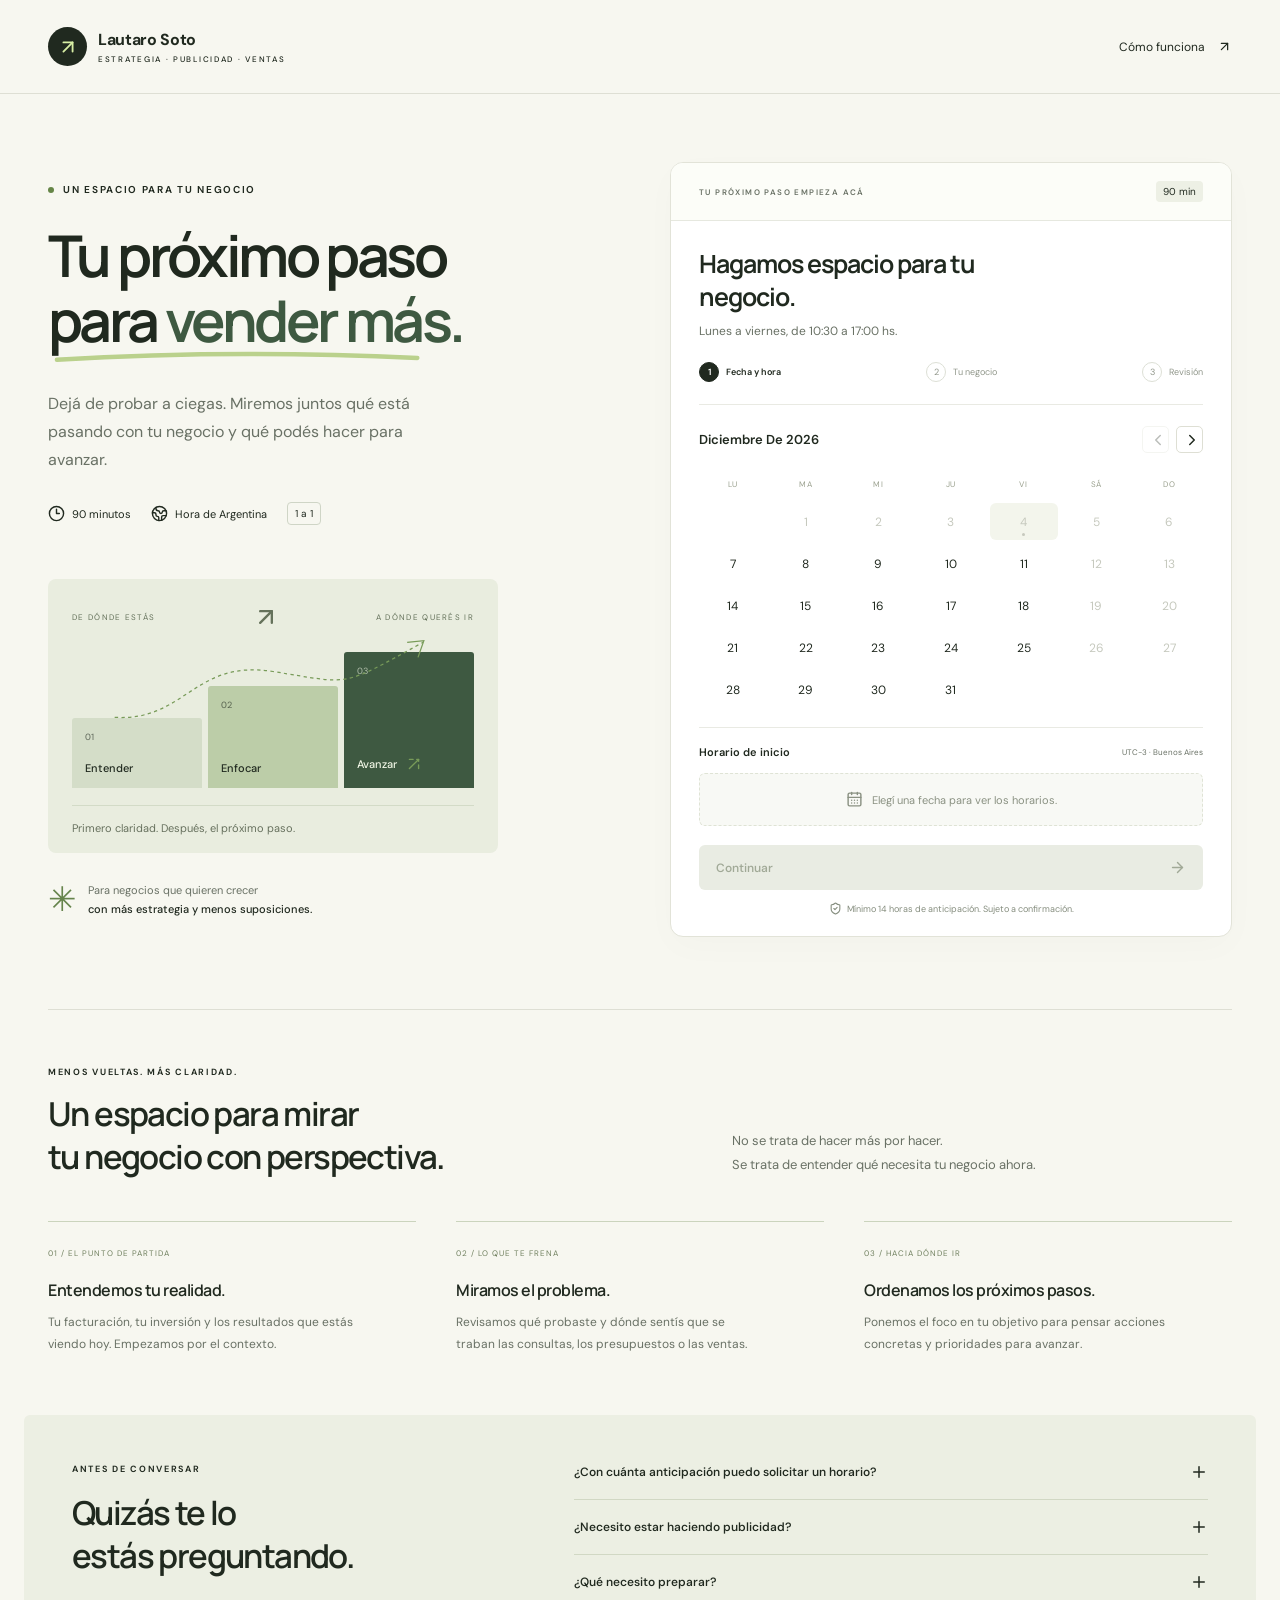
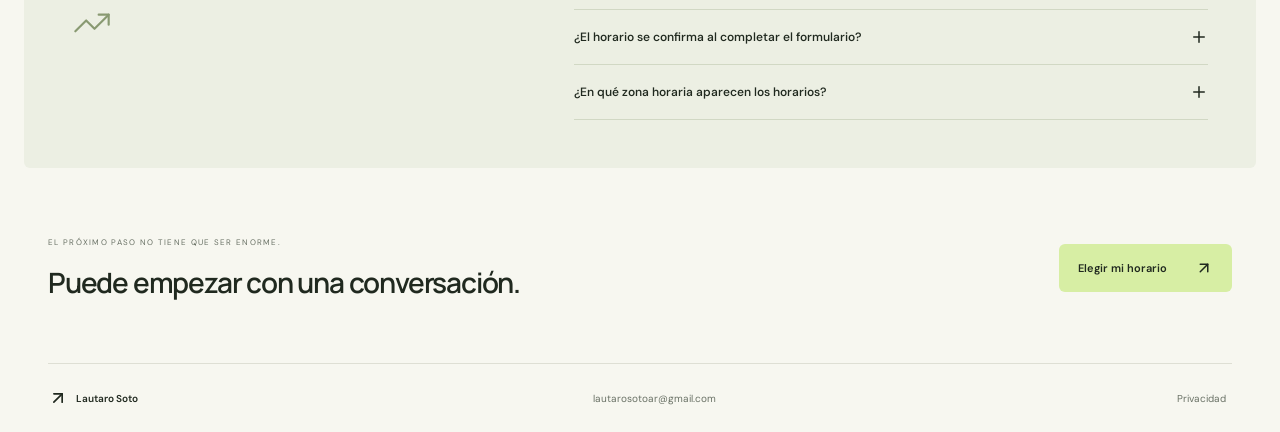
<file: docs/index.html>
<!doctype html>
<html lang="es-AR"><head><meta charset="UTF-8"/><meta name="viewport" content="width=device-width, initial-scale=1.0"/><meta name="description" content="Agendá una asesoría de 90 minutos con Lautaro Soto. Analicemos tu negocio, tus anuncios y tus próximos pasos para vender más."/><title>Asesoría con Lautaro Soto | Tu próximo paso para vender más</title><link rel="icon" type="image/svg+xml" href="data:image/svg+xml,%3Csvg xmlns='http://www.w3.org/2000/svg' viewBox='0 0 40 40'%3E%3Crect width='40' height='40' rx='20' fill='%233e5941'/%3E%3Cpath d='M12 28 28 12M12 12h16v16' stroke='%23d7eea4' fill='none' stroke-width='3'/%3E%3C/svg%3E"/>  <script type="module" crossorigin src="./assets/index-BAZ3GS4r.js"></script>
  <link rel="stylesheet" crossorigin href="./assets/index-CZ4WLpPs.css">
</head><body><div id="root"></div></body></html>
</file>
<file: docs/assets/index-CZ4WLpPs.css>
@import "https://fonts.googleapis.com/css2?family=DM+Sans:wght@400;450;500;550;600;650;700&family=Manrope:wght@400;500;600;650;700;750;800&display=swap";:root{--paper:#f7f7f0;--ink:#20291f;--muted:#697165;--green:#3e5941;--line:#dedfd4;--lime:#d7eea4;--soft:#edf0e5;--white:#fff}*{box-sizing:border-box}html{scroll-behavior:smooth;scroll-padding-top:24px}body{background:var(--paper);color:var(--ink);-webkit-font-smoothing:antialiased;margin:0;font-family:DM Sans,sans-serif;font-size:15px}button,input,textarea{font:inherit}button,a,input,textarea,summary{-webkit-tap-highlight-color:transparent}button,a,summary{touch-action:manipulation}button{cursor:pointer}a{color:inherit;text-decoration:none}button:disabled{cursor:not-allowed}button:focus-visible,a:focus-visible,input:focus-visible,textarea:focus-visible,summary:focus-visible{outline-offset:4px;outline:3px solid #8caa61}button{color:inherit}h1,h2,h3,p{margin:0}h1,h2,h3{font-family:Manrope,sans-serif}button{border:0}svg{flex-shrink:0}.header{border-bottom:1px solid var(--line);justify-content:space-between;align-items:center;max-width:1320px;margin:auto;padding:27px 48px;display:flex}.brand{letter-spacing:-.35px;align-items:center;gap:11px;font-size:16px;font-weight:700;display:flex}.brand-icon{background:var(--ink);color:var(--lime);border-radius:50%;place-items:center;width:39px;height:39px;display:grid}.brand small{letter-spacing:1.7px;margin-top:4px;font-size:8px;font-weight:500;display:block}.nav-link{align-items:center;gap:12px;font-size:12px;display:flex}.nav-link:hover{color:var(--green)}.hero{grid-template-columns:1fr 1fr;align-items:start;gap:86px;max-width:1320px;margin:0 auto;padding:68px 48px 72px;display:grid}.hero-copy{padding-top:21px}.eyebrow{letter-spacing:1.7px;align-items:center;gap:9px;font-size:10px;font-weight:650;display:flex}.eyebrow>span{background:#658547;border-radius:50%;width:6px;height:6px}.hero h1{letter-spacing:-3.6px;margin:27px 0 25px;font-size:clamp(42px,4.5vw,63px);font-weight:650;line-height:1.12;position:relative}.hero h1 span{color:var(--green)}.hero h1>svg{width:80%;max-width:380px;height:14px;margin-top:-1px;display:block}.hero h1 path{stroke:#bad18c;stroke-width:5px;fill:none;stroke-linecap:round}.intro{max-width:408px;color:var(--muted);font-size:16px;line-height:1.75}.session-meta{align-items:center;gap:20px;margin-top:28px;font-size:11px;display:flex}.session-meta>span{align-items:center;gap:7px;display:flex}.session-meta .one-on-one{border:1px solid #cfd5c6;border-radius:4px;padding:4px 7px;font-size:10px}.strategy-note{background:#e9eddf;border-radius:8px;max-width:450px;margin-top:54px;padding:24px 24px 18px}.note-top{letter-spacing:1.3px;color:#65725b;justify-content:space-between;align-items:center;font-size:8px;display:flex}.growth-visual{align-items:flex-end;gap:6px;height:145px;margin-top:12px;display:flex;position:relative}.growth-step{z-index:1;background:#d4ddc8;border-radius:3px 3px 0 0;flex-direction:column;flex:1;justify-content:space-between;padding:13px;display:flex}.growth-step.a{height:70px}.growth-step.b{background:#bccda8;height:102px}.growth-step.c{color:#f0f6e5;background:#3e5941;height:136px}.growth-step>span{opacity:.65;font-size:9px}.growth-step b{align-items:center;gap:6px;font-size:11px;font-weight:500;display:flex}.growth-visual>svg{z-index:2;width:100%;height:100px;position:absolute;top:-9px;left:0;overflow:visible}.growth-visual path{stroke:#789b59;stroke-width:1.5px;fill:none;stroke-dasharray:4 4}.growth-visual path+path{stroke-dasharray:none}.strategy-note>p{color:#67715e;border-top:1px solid #d3dbc7;margin-top:17px;padding-top:15px;font-size:11px}.hero-bottom{align-items:center;gap:12px;margin-top:24px;display:flex}.little-cross{color:#66844c;font-size:34px}.hero-bottom p{color:var(--muted);font-size:11px;line-height:1.7}.hero-bottom strong{color:var(--ink);font-weight:500}.booking-card{background:#fff;border:1px solid #e2e3d8;border-radius:13px;scroll-margin-top:20px;overflow:hidden;box-shadow:0 10px 35px #23321a05}.booking-head{background:#fcfdf8;border-bottom:1px solid #e6e8df;justify-content:space-between;align-items:center;padding:18px 28px;display:flex}.tiny-label{letter-spacing:1.4px;color:var(--muted);font-size:8px;font-weight:600}.duration{background:#edf0e5;border-radius:4px;padding:4px 7px;font-size:10px}.form-top{outline:none;padding:27px 28px 21px}.form-top h2{letter-spacing:-1px;max-width:310px;font-size:25px;font-weight:650;line-height:1.3}.form-subtitle{color:var(--muted);margin-top:9px;font-size:12px;line-height:1.6}.steps{border-bottom:1px solid #e9eae3;justify-content:space-between;gap:5px;margin:0 0 21px;padding:21px 0 22px;list-style:none;display:flex}.steps li{color:#91978b;white-space:nowrap;align-items:center;gap:7px;font-size:9px;display:flex}.steps li>span{border:1px solid #dde0d6;border-radius:50%;place-items:center;width:20px;height:20px;font-size:9px;display:grid}.steps li.active{color:var(--ink);font-weight:600}.steps .active>span{background:var(--ink);border-color:var(--ink);color:#fff}.steps .done>span{background:var(--soft);color:var(--green);border-color:var(--soft)}.calendar-nav{justify-content:space-between;align-items:center;margin-bottom:19px;display:flex}.calendar-nav h3{text-transform:capitalize;font-family:DM Sans,sans-serif;font-size:13px;font-weight:600}.calendar-nav>div{gap:7px;display:flex}.calendar-nav button{border:1px solid var(--line);background:#fff;border-radius:5px;place-items:center;width:27px;height:27px;display:grid}.calendar-nav button:disabled{opacity:.3}.weekdays,.dates{grid-template-columns:repeat(7,1fr);gap:5px;display:grid}.weekdays{color:#9aa08e;text-align:center;letter-spacing:.8px;margin-bottom:7px;font-size:8px}.weekdays>span{padding:7px 0}.dates>button,.dates>span{height:37px}.dates button{background:#fff;border:1px solid #0000;border-radius:6px;font-size:12px;position:relative}.dates button:not(:disabled):hover{background:var(--soft);border-color:#cbd6b7}.dates button:disabled{color:#c6c9be}.dates button.selected{color:#fff;border-color:var(--green);background:var(--green)!important}.dates button.today:not(.selected){background:#f3f5ec}.dates button i{background:currentColor;border-radius:50%;width:3px;height:3px;position:absolute;bottom:3px;left:calc(50% - 1.5px)}.time-area{border-top:1px solid #e9eae3;margin-top:19px;padding-top:17px}.time-label{justify-content:space-between;align-items:center;gap:10px;display:flex}.time-label h3{font-family:inherit;font-size:11px;font-weight:600}.time-label>span{color:var(--muted);font-size:8px}.time-empty{color:#8a9182;background:#f8f9f5;border:1px dashed #dfe3d5;border-radius:6px;justify-content:center;align-items:center;gap:9px;margin:14px 0 19px;padding:17px 10px;font-size:11px;display:flex}.time-grid{grid-template-columns:repeat(4,1fr);gap:7px;margin:14px 0 20px;display:grid}.time-grid button{background:#fff;border:1px solid #dce2d4;border-radius:5px;padding:9px 4px;font-size:11px}.time-grid button:hover{background:var(--soft)}.time-grid button:disabled{color:#c5c9bf;border-color:#eef0e8}.time-grid button.selected{background:var(--soft);color:var(--green);border-color:var(--green);font-weight:700}.primary{background:var(--green);color:#fff;border-radius:6px;justify-content:space-between;align-items:center;gap:12px;width:100%;padding:14px 17px;font-size:12px;font-weight:550;transition:background .15s;display:flex}.primary:hover{background:#29442d}.primary:disabled{color:#a1a997;background:#e9ece3}.micro{color:#858d7e;justify-content:center;align-items:center;gap:5px;margin-top:12px;font-size:9px;display:flex}.selection{color:var(--green);background:#f1f5e9;border-radius:5px;align-items:center;gap:10px;margin:0 0 14px;padding:11px;font-size:10px;display:flex}.selection span:first-letter{text-transform:uppercase}.selection b{margin-top:3px;font-weight:600;display:block}.contact-grid{grid-template-columns:1fr 1fr;gap:13px;display:grid}label{font-size:11px;font-weight:550;display:block}input:not([type=checkbox]),textarea{resize:vertical;width:100%;color:var(--ink);background:#fff;border:1px solid #dce1d3;border-radius:5px;margin-top:7px;padding:11px 10px;font-size:11px;line-height:1.6;transition:border-color .2s;display:block}input::placeholder,textarea::placeholder{color:#a0a795;font-weight:400}input:hover,textarea:hover{border-color:#a5b595}.diagnosis-title{border-top:1px solid var(--line);margin:26px 0 21px;padding-top:20px}.diagnosis-title>span{letter-spacing:1.3px;font-size:8px;font-weight:600}.diagnosis-title>p{color:var(--muted);margin-top:7px;font-size:11px;line-height:1.7}.question{margin-bottom:20px}.question>span{align-items:baseline;gap:9px;line-height:1.6;display:flex}.question em{color:#93a17f;flex-shrink:0;font-size:9px;font-style:normal}.question textarea{margin-top:9px}.form-actions{align-items:center;gap:22px;margin-top:23px;display:flex}.form-actions .primary{flex:1}.back{background:0 0;align-items:center;gap:7px;padding:10px 0;font-size:11px;display:flex}.honeypot{width:1px;height:1px;position:absolute;left:-10000px;overflow:hidden}.review-summary{background:#f0f3e9;border-radius:7px;align-items:flex-start;gap:12px;padding:18px 14px;display:flex}.summary-icon{color:var(--green);margin-top:1px}.review-summary>div{flex:1}.review-summary>div>span{letter-spacing:1px;font-size:7px}.review-summary h3{letter-spacing:-.3px;text-transform:capitalize;margin:7px 0;font-size:14px}.review-summary p{font-size:10px;line-height:1.7}.text-link{text-underline-offset:3px;color:var(--green);background:0 0;padding:0;font-size:10px;text-decoration:underline}.review-contact{padding:22px 0;font-size:12px;line-height:1.9}.review-contact p{overflow-wrap:anywhere;color:var(--muted);font-size:11px}.review-answers{border-top:1px solid var(--line);border-bottom:1px solid var(--line);padding:15px 0}.review-answers summary{cursor:pointer;justify-content:space-between;align-items:center;font-size:11px;list-style:none;display:flex}.review-answers>div{padding-top:15px;font-size:11px;line-height:1.7}.review-answers p{white-space:pre-wrap;overflow-wrap:anywhere;color:var(--muted);margin-top:5px}.pending-note{color:var(--muted);margin:21px 0;font-size:11px;line-height:1.8}.consent{align-items:flex-start;gap:9px;font-size:10px;font-weight:400;line-height:1.8;display:flex}.consent input{accent-color:var(--green);margin-top:4px}.consent button{font-size:10px}.error{color:#a34024;background:#fff0e9;border:1px solid #ebc5b1;border-radius:5px;margin-top:15px;padding:12px;font-size:12px;line-height:1.7}.success{text-align:center;padding:10px 0 18px}.success-icon{background:var(--lime);color:var(--green);border-radius:50%;place-items:center;width:62px;height:62px;margin:0 auto 22px;display:grid}.success>.tiny-label{display:block}.success h2{max-width:none;margin:14px auto 20px;font-size:33px}.success>p{color:var(--muted);font-size:12px;line-height:1.9}.success-date{background:var(--soft);text-align:left;border-radius:7px;align-items:center;gap:12px;margin:24px 0;padding:17px;display:flex}.success-date strong{text-transform:capitalize;font-size:12px}.success-date p{margin-top:5px;font-size:11px}.status-pill{color:#866b27;background:#fff9e9;border:1px solid #e9d9aa;border-radius:20px;align-items:center;gap:6px;padding:6px 9px;font-size:9px;display:inline-flex}.status-pill>span{background:#ac862e;border-radius:50%;width:5px;height:5px}.success .success-note{margin:15px 0 22px;font-size:11px}.success>small{color:#8a9381;font-size:9px}.how{border-top:1px solid var(--line);max-width:1224px;margin:0 auto;padding:56px 0 60px}.section-heading{grid-template-columns:1.25fr 1fr;align-items:end;gap:15px 60px;display:grid}.section-heading>.eyebrow{grid-column:1/-1;font-size:9px}.section-heading h2,.faq h2{letter-spacing:-1.6px;font-size:33px;font-weight:600;line-height:1.3}.section-heading>p:last-child{color:var(--muted);padding-bottom:3px;font-size:13px;line-height:1.8}.process{grid-template-columns:repeat(3,1fr);gap:40px;margin-top:42px;display:grid}.process article{border-top:1px solid #cbd4bd;padding:19px 0 0}.process article>span{letter-spacing:1px;color:#718160;font-size:8px}.process h3{letter-spacing:-.5px;margin-top:18px;font-size:16px;font-weight:600}.process p{color:var(--muted);max-width:310px;margin-top:10px;font-size:12px;line-height:1.85}.faq{background:#ecefe3;border-radius:6px;grid-template-columns:.8fr 1.2fr;gap:80px;max-width:1320px;margin:auto;padding:48px;display:grid}.faq .eyebrow{margin-bottom:17px;font-size:9px}.faq>div:first-child>svg{color:#899a72;margin-top:25px}.faq details{border-bottom:1px solid #d1d8c4;padding:18px 0}.faq details:first-child{padding-top:0}.faq summary{cursor:pointer;justify-content:space-between;align-items:center;gap:20px;font-size:12px;font-weight:550;list-style:none;display:flex}.faq summary::-webkit-details-marker{display:none}.faq details[open] summary>svg{transform:rotate(45deg)}.faq details p{color:var(--muted);padding:14px 30px 0 0;font-size:12px;line-height:1.85}.closing{max-width:1320px;margin:auto;padding:62px 48px;position:relative}.closing>span{letter-spacing:1.3px;color:var(--muted);font-size:8px}.closing h2{letter-spacing:-1.2px;max-width:650px;margin-top:13px;font-size:28px;font-weight:600}.closing>a{background:var(--lime);border-radius:6px;align-items:center;gap:28px;padding:15px 19px;font-size:11px;font-weight:600;display:flex;position:absolute;top:76px;right:48px}.closing>a:hover{background:#c5e387}footer{border-top:1px solid var(--line);max-width:1224px;color:var(--muted);justify-content:space-between;align-items:center;gap:20px;margin:0 auto;padding:24px 0;font-size:10px;display:flex}.footer-brand{color:var(--ink);align-items:center;gap:8px;font-weight:600;display:flex}footer button{color:var(--muted);background:0 0;font-size:10px}.modal-backdrop{-webkit-backdrop-filter:blur(3px);backdrop-filter:blur(3px);z-index:100;background:#17201375;justify-content:center;align-items:center;padding:20px;display:flex;position:fixed;inset:0}.privacy-modal{background:var(--paper);border-radius:12px;max-width:470px;max-height:90vh;padding:35px;position:relative;overflow:auto}.privacy-modal h2{letter-spacing:-1px;margin:8px 25px 20px 0;font-size:25px}.privacy-modal p{color:var(--muted);margin-bottom:15px;font-size:13px;line-height:1.85}.privacy-modal .primary{margin-top:25px}.modal-close{background:0 0;place-items:center;display:grid;position:absolute;top:17px;right:17px}@media (min-width:1450px){.hero{gap:110px;padding-top:80px}.hero h1{font-size:65px}.form-top{padding:28px 32px 24px}.booking-head{padding-left:32px;padding-right:32px}.dates>button,.dates>span{height:41px}}@media (max-width:1350px){.how,footer{margin-left:48px;margin-right:48px}.faq{margin:0 24px}.hero{gap:60px}}@media (max-width:1050px){.hero{gap:35px;padding:42px 32px 55px}.header{padding:23px 32px}.hero h1{letter-spacing:-2.8px;font-size:48px}.session-meta{gap:12px;font-size:10px}.form-top{padding:24px 21px 20px}.booking-head{padding:16px 21px}.form-top h2{font-size:23px}.strategy-note{padding:20px 15px}.growth-step{padding:11px 8px}.growth-step b{font-size:10px}.process{gap:25px}.how,footer{margin-left:32px;margin-right:32px}.faq{gap:50px;padding:35px}.closing{padding-left:32px;padding-right:32px}.closing h2{max-width:430px}.closing>a{right:32px}}@media (max-width:760px){.header{padding:21px 22px}.brand{font-size:14px}.brand small{letter-spacing:1.4px;font-size:6px}.brand-icon{width:34px;height:34px}.nav-link{gap:5px;font-size:10px}.hero{grid-template-columns:1fr;gap:35px;max-width:560px;padding:35px 22px 45px}.hero-copy{padding-top:0}.hero .eyebrow{font-size:8px}.hero h1{letter-spacing:-2.7px;margin:21px 0;font-size:clamp(40px,9vw,55px)}.intro{max-width:420px;font-size:14px}.session-meta{gap:19px;margin-top:21px;font-size:10px}.strategy-note{display:none}.hero-bottom{margin-top:21px}.hero-bottom p{font-size:10px}.little-cross{font-size:27px}.booking-head{padding:17px 23px}.tiny-label{font-size:7px}.form-top{padding:24px 23px 21px}.form-top h2{font-size:26px}.form-subtitle{font-size:11px}.dates>button,.dates>span{height:41px}.weekdays{font-size:9px}.time-label h3{font-size:12px}.time-label>span{font-size:8px}.time-grid{grid-template-columns:repeat(3,1fr)}.time-grid button{padding:11px 4px}.primary{padding:15px 16px;font-size:12px}.steps li{font-size:9px}.how{margin:0 22px;padding:35px 0 40px}.section-heading{display:block}.section-heading>.eyebrow{font-size:8px}.section-heading h2,.faq h2{letter-spacing:-1.3px;margin:16px 0;font-size:28px}.section-heading>p:last-child{font-size:12px}.process{grid-template-columns:1fr;gap:27px;margin-top:29px}.process article{padding-top:14px}.process h3{margin-top:10px}.process p{max-width:none;margin-top:7px}.faq{grid-template-columns:1fr;gap:10px;margin:0 12px;padding:30px 23px}.faq>div:first-child>svg,.faq h2 br{display:none}.faq .eyebrow{font-size:8px}.faq details:first-child{padding-top:14px}.faq details{padding:17px 0}.faq summary{font-size:12px}.closing{padding:38px 22px}.closing>span{font-size:7px}.closing h2{max-width:320px;font-size:25px;line-height:1.4}.closing>a{margin-top:23px;padding:15px 20px;display:inline-flex;position:static}footer{flex-wrap:wrap;gap:15px;margin:0 22px;padding:22px 0;font-size:9px}.footer-brand{font-size:10px}footer>span{display:none}.review-summary{gap:9px;padding:16px 12px}.review-summary h3{font-size:13px}.review-summary .text-link{font-size:9px}.success h2{font-size:32px}.consent{font-size:10px}.privacy-modal{padding:28px 24px}}@media (prefers-reduced-motion:reduce){html{scroll-behavior:auto}*{transition:none!important}}.whatsapp-cta{text-align:left;margin-bottom:11px}.email-fallback{text-underline-offset:3px;color:var(--green);margin-bottom:23px;font-size:10px;text-decoration:underline;display:block}.contact-email{font-size:10px}
</file>
